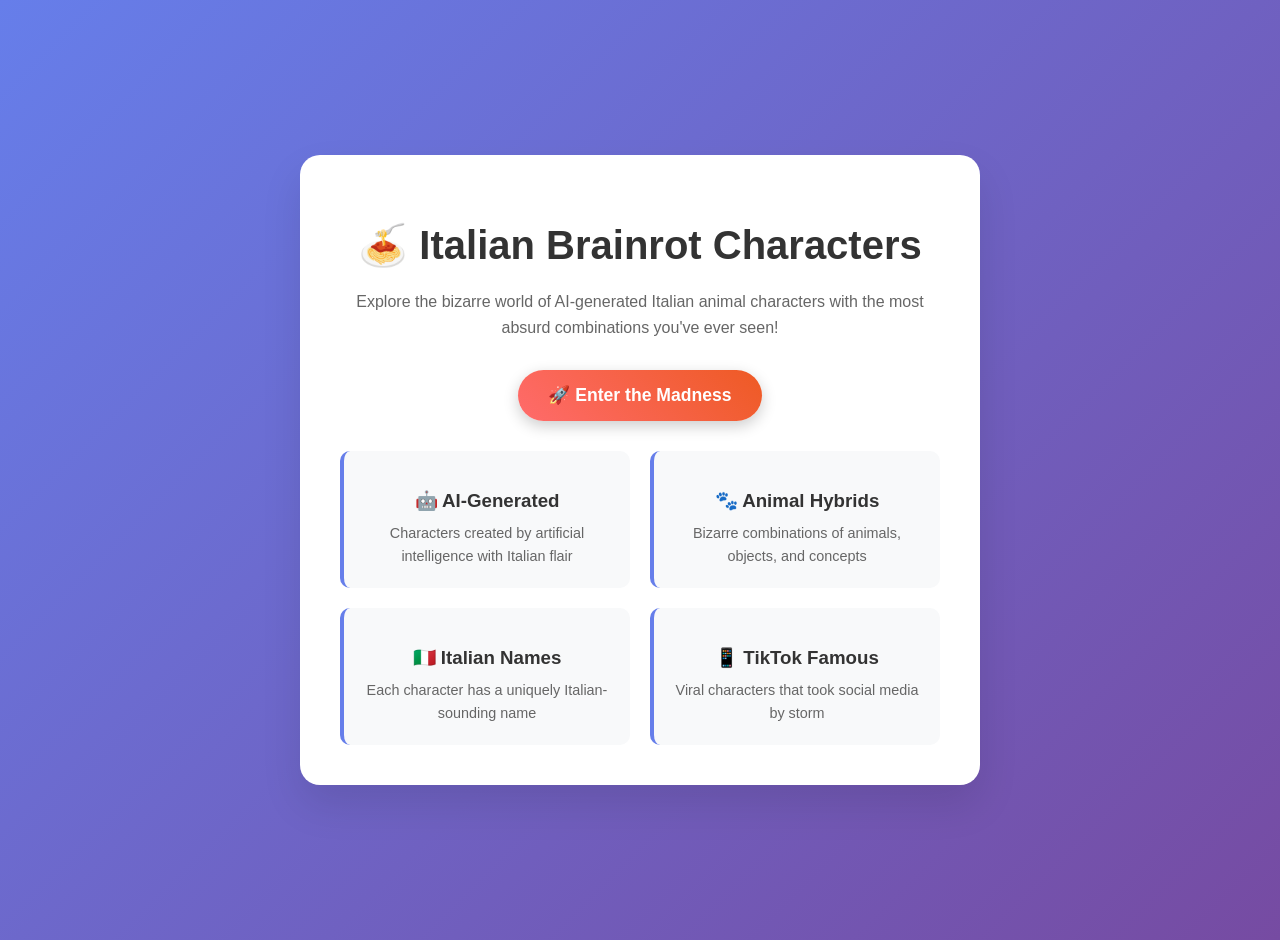
<file: index.html>
<!DOCTYPE html>
<html lang="en">
<head>
    <meta charset="UTF-8">
    <meta name="viewport" content="width=device-width, initial-scale=1.0">
    <title>Italian Brainrot Characters - NamuWiki</title>
    <meta name="description" content="A collection of AI-generated Italian Brainrot characters with bizarre animal combinations">
    <link rel="icon" href="favicon.svg" sizes="any" type="image/svg+xml">
    <link rel="icon" href="favicon-32.png" sizes="32x32" type="image/png">
    <link rel="icon" href="favicon-192.png" sizes="192x192" type="image/png">
    <style>
        body {
            font-family: -apple-system, BlinkMacSystemFont, 'Segoe UI', Roboto, sans-serif;
            margin: 0;
            padding: 20px;
            background: linear-gradient(135deg, #667eea 0%, #764ba2 100%);
            min-height: 100vh;
            display: flex;
            align-items: center;
            justify-content: center;
        }
        .container {
            background: white;
            border-radius: 20px;
            padding: 40px;
            box-shadow: 0 20px 40px rgba(0,0,0,0.1);
            text-align: center;
            max-width: 600px;
        }
        h1 {
            color: #333;
            margin-bottom: 20px;
            font-size: 2.5em;
        }
        p {
            color: #666;
            line-height: 1.6;
            margin-bottom: 30px;
        }
        .btn {
            display: inline-block;
            background: linear-gradient(45deg, #ff6b6b, #ee5a24);
            color: white;
            padding: 15px 30px;
            text-decoration: none;
            border-radius: 50px;
            font-weight: bold;
            font-size: 1.1em;
            transition: transform 0.3s ease, box-shadow 0.3s ease;
            box-shadow: 0 5px 15px rgba(0,0,0,0.2);
        }
        .btn:hover {
            transform: translateY(-2px);
            box-shadow: 0 8px 25px rgba(0,0,0,0.3);
        }
        .features {
            display: grid;
            grid-template-columns: repeat(auto-fit, minmax(200px, 1fr));
            gap: 20px;
            margin-top: 30px;
        }
        .feature {
            background: #f8f9fa;
            padding: 20px;
            border-radius: 10px;
            border-left: 4px solid #667eea;
        }
        .feature h3 {
            color: #333;
            margin-bottom: 10px;
        }
        .feature p {
            color: #666;
            font-size: 0.9em;
            margin: 0;
        }
    </style>
</head>
<body>
    <div class="container">
        <h1>🍝 Italian Brainrot Characters</h1>
        <p>Explore the bizarre world of AI-generated Italian animal characters with the most absurd combinations you've ever seen!</p>
        
        <a href="w/Italian%20Brainrot/%EB%93%B1%EC%9E%A5%20%EC%BA%90%EB%A6%AD%ED%84%B0/%EB%8B%A8%EC%97%AD%20%EC%BA%90%EB%A6%AD%ED%84%B0.html" class="btn">
            🚀 Enter the Madness
        </a>
        
        <div class="features">
            <div class="feature">
                <h3>🤖 AI-Generated</h3>
                <p>Characters created by artificial intelligence with Italian flair</p>
            </div>
            <div class="feature">
                <h3>🐾 Animal Hybrids</h3>
                <p>Bizarre combinations of animals, objects, and concepts</p>
            </div>
            <div class="feature">
                <h3>🇮🇹 Italian Names</h3>
                <p>Each character has a uniquely Italian-sounding name</p>
            </div>
            <div class="feature">
                <h3>📱 TikTok Famous</h3>
                <p>Viral characters that took social media by storm</p>
            </div>
        </div>
    </div>
</body>
</html>
</file>
